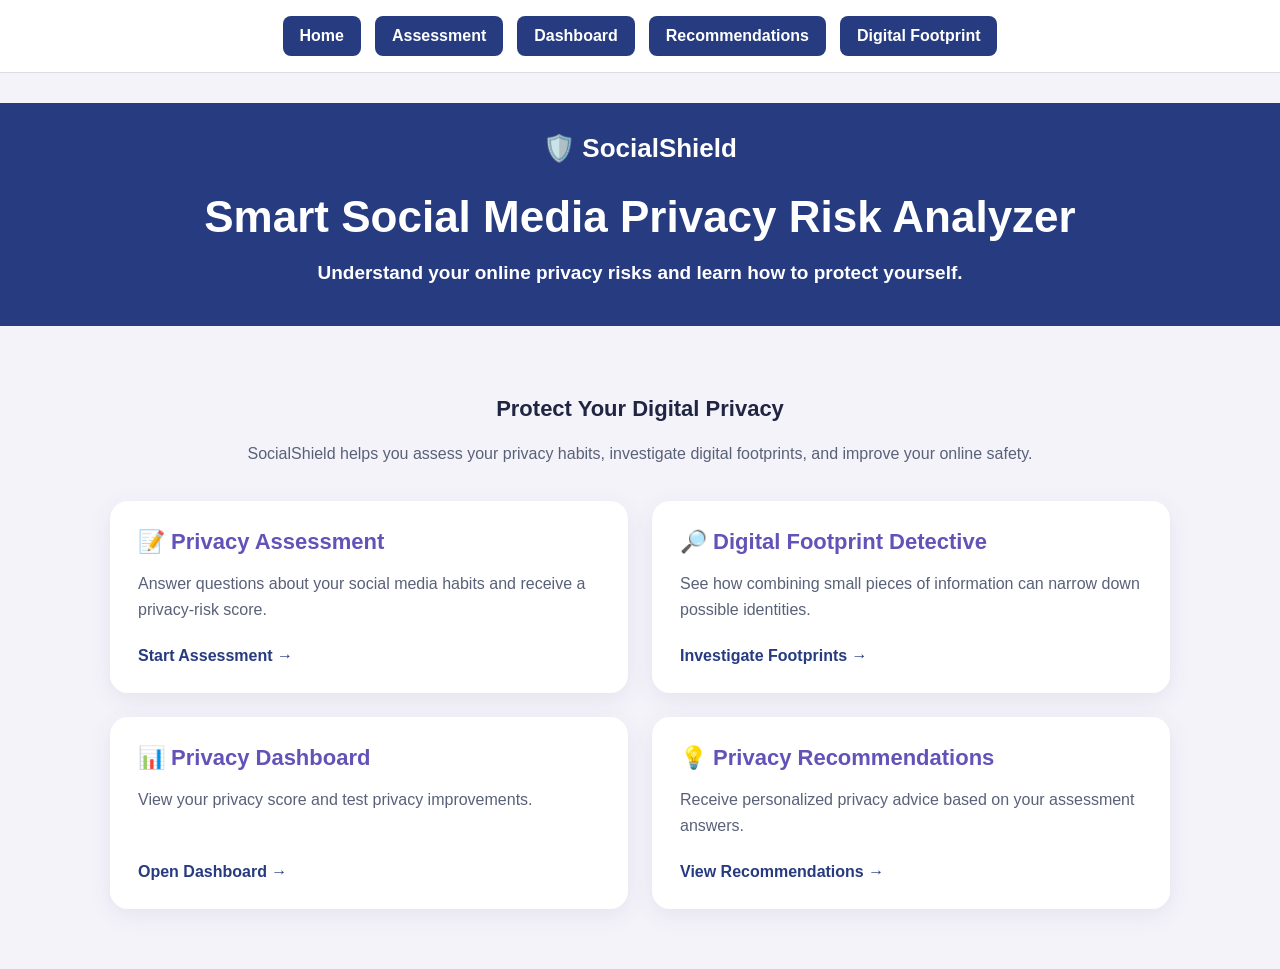
<file: index.html>
<!DOCTYPE html>
<html lang="en">
<head>
    <meta charset="UTF-8">
    <meta name="viewport" content="width=device-width, initial-scale=1.0">
    <title>SocialShield</title>
    <link rel="stylesheet" href="style.css">
</head>

<body>

  <nav class="navbar">
    <a href="index.html">Home</a>
    <a href="assessment.html">Assessment</a>
       <a href="dashboard.html">Dashboard</a>
     <a href="recommendations.html">Recommendations</a>
    <a href="detective.html">Digital Footprint</a>
   
  </nav>

  <header>
    <div class="logo">🛡️ SocialShield</div>

    <h1>Smart Social Media Privacy Risk Analyzer</h1>

    <p>
      Understand your online privacy risks and learn how to protect yourself.
    </p>
  </header>
    <main class="home-container">

        <section class="welcome-card">
            <h2>Protect Your Digital Privacy</h2>

            <p>
                SocialShield helps you assess your privacy habits,
                investigate digital footprints, and improve your online safety.
            </p>
        </section>

        <section class="feature-grid">

            <a class="feature-card" href="assessment.html">
                <h2>📝 Privacy Assessment</h2>
                <p>
                    Answer questions about your social media habits
                    and receive a privacy-risk score.
                </p>
                <span>Start Assessment →</span>
            </a>

            <a class="feature-card" href="detective.html">
                <h2>🔎 Digital Footprint Detective</h2>
                <p>
                    See how combining small pieces of information
                    can narrow down possible identities.
                </p>
                <span>Investigate Footprints →</span>
            </a>

            <a class="feature-card" href="dashboard.html">
                <h2>📊 Privacy Dashboard</h2>
                <p>
                    View your privacy score and test privacy improvements.
                </p>
                <span>Open Dashboard →</span>
            </a>
<a class="feature-card" href="recommendations.html">
    <h2>💡 Privacy Recommendations</h2>

    <p>
        Receive personalized privacy advice based
        on your assessment answers.
    </p>

    <span>View Recommendations →</span>
</a>
        </section>

    </main>

</body>
</html>
</file>
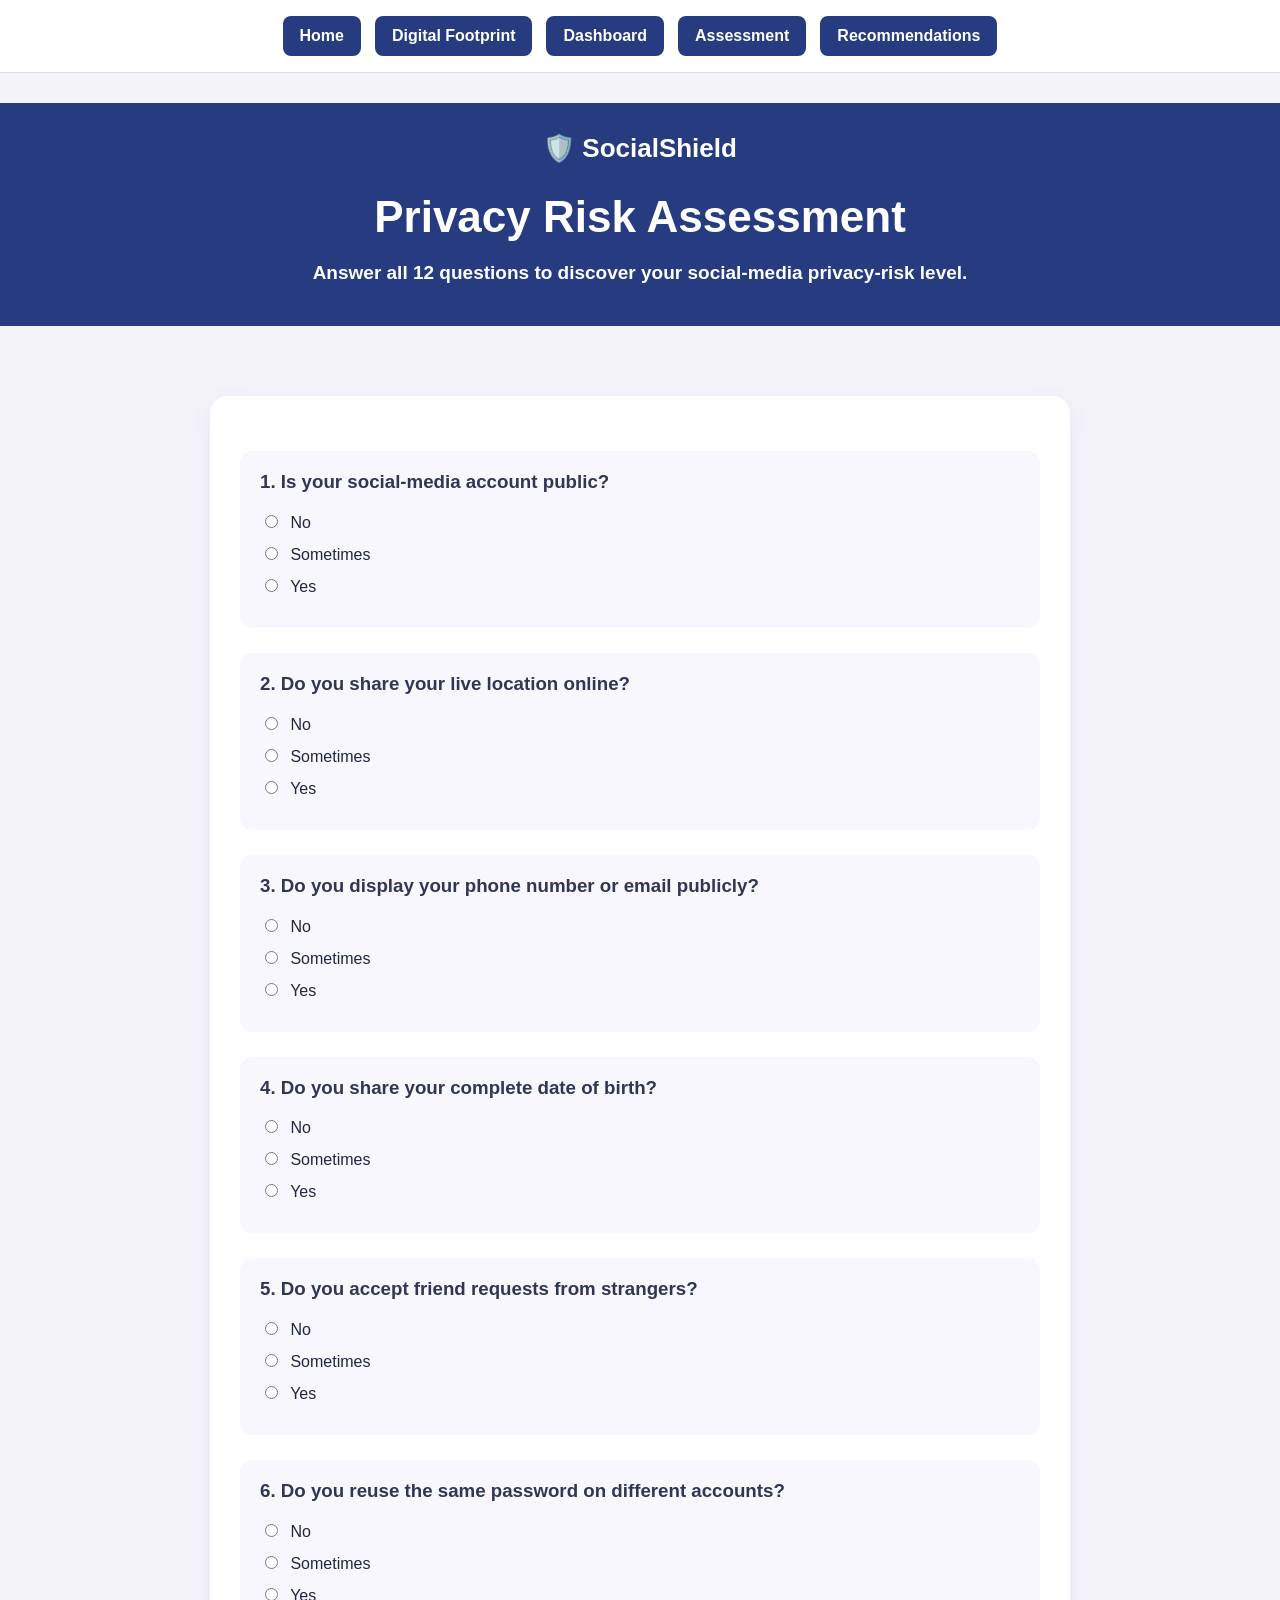
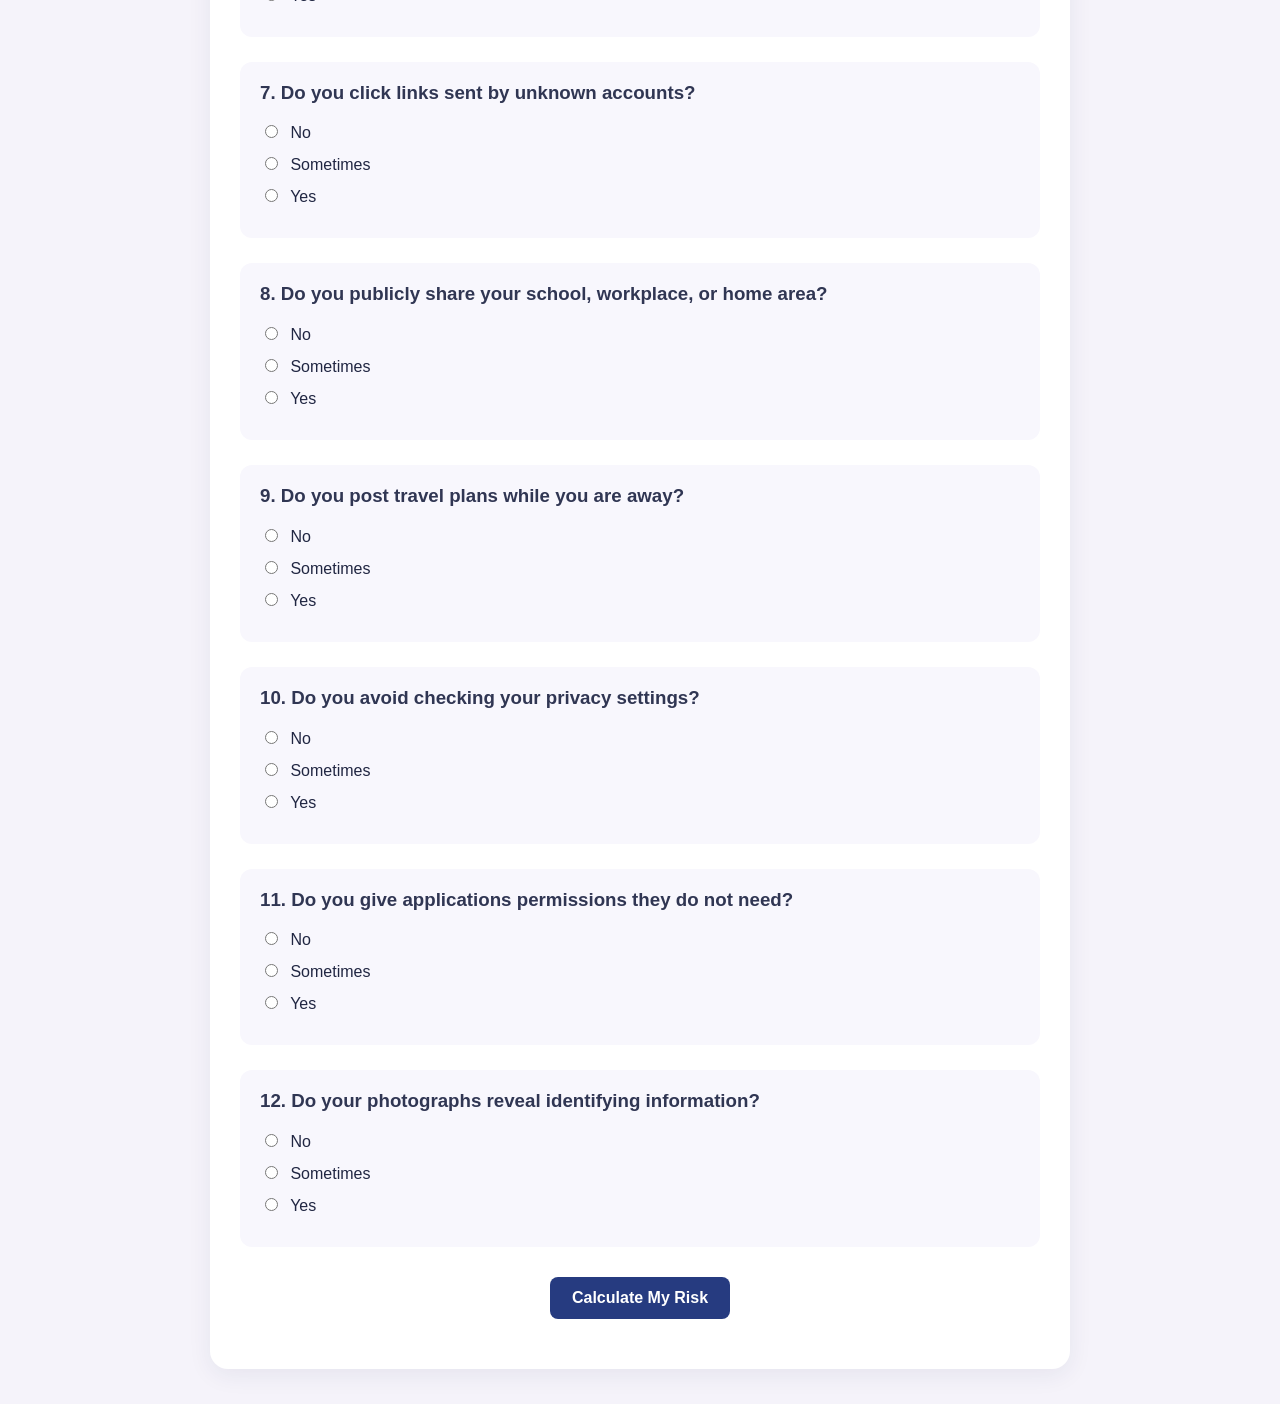
<file: assessment.html>
<!DOCTYPE html>
<html lang="en">

<head>
    <meta charset="UTF-8">

    <meta
        name="viewport"
        content="width=device-width, initial-scale=1.0"
    >

    <title>SocialShield Privacy Assessment</title>

    <!-- Uses the group's main CSS file -->
    <link rel="stylesheet" href="style.css">

    <style>
        .assessment-container {
            max-width: 900px;
            margin: 0 auto;
            padding: 35px 20px;
        }

        .assessment-card {
            background: white;
            padding: 30px;
            border-radius: 18px;
            box-shadow: 0 6px 25px rgba(30, 40, 80, 0.07);
        }

        .question {
            margin: 25px 0;
            padding: 20px;
            background: #f8f7fd;
            border-radius: 12px;
        }

        .question h3 {
            margin-top: 0;
            color: #303653;
        }

        .answer {
            display: block;
            margin: 12px 0;
            font-weight: normal;
            cursor: pointer;
        }

        .answer input {
            margin-right: 8px;
        }

        .calculate-button {
            display: block;
            margin: 30px auto 20px;
            padding: 12px 22px;
            border: none;
            border-radius: 8px;
            background: #263b80;
            color: white;
            font-size: 16px;
            font-weight: bold;
            cursor: pointer;
        }

        .calculate-button:hover {
            background: #3f58ad;
        }

        #result {
            display: none;
            margin-top: 25px;
            padding: 20px;
            border-radius: 12px;
            line-height: 1.7;
        }

        #result ul {
            text-align: left;
        }

        .navigation {
            display: flex;
            justify-content: center;
            gap: 12px;
            flex-wrap: wrap;
            margin: 20px 0;
        }

        .navigation a {
            background: #263b80;
            color: white;
            padding: 10px 16px;
            border-radius: 8px;
            text-decoration: none;
            font-weight: bold;
        }

        .navigation a:hover {
            background: #3f58ad;
        }

        #dashboardLink {
            display: none;
            width: fit-content;
            margin: 20px auto 0;
            padding: 12px 20px;
            border-radius: 8px;
            background: #263b80;
            color: white;
            text-decoration: none;
            font-weight: bold;
        }

        #dashboardLink:hover {
            background: #3f58ad;
        }
    </style>
</head>

<body>

  <nav class="navbar">
    <a href="index.html">Home</a>
    <a href="detective.html">Digital Footprint</a>
    <a href="dashboard.html">Dashboard</a>
    <a href="assessment.html">Assessment</a>
    <a href="recommendations.html">Recommendations</a>
  </nav>

  <header>
    <div class="logo">🛡️ SocialShield</div>

    <h1>Privacy Risk Assessment</h1>

    <p>
      Answer all 12 questions to discover your
      social-media privacy-risk level.
    </p>
  </header>

  <main class="assessment-container">

        <section class="assessment-card">

            <form id="privacyForm">

                <!-- Question 1 -->

                <div class="question">
                    <h3>
                        1. Is your social-media account public?
                    </h3>

                    <label class="answer">
                        <input
                            type="radio"
                            name="question1"
                            value="0"
                        >
                        No
                    </label>

                    <label class="answer">
                        <input
                            type="radio"
                            name="question1"
                            value="1"
                        >
                        Sometimes
                    </label>

                    <label class="answer">
                        <input
                            type="radio"
                            name="question1"
                            value="2"
                        >
                        Yes
                    </label>
                </div>

                <!-- Question 2 -->

                <div class="question">
                    <h3>
                        2. Do you share your live location online?
                    </h3>

                    <label class="answer">
                        <input
                            type="radio"
                            name="question2"
                            value="0"
                        >
                        No
                    </label>

                    <label class="answer">
                        <input
                            type="radio"
                            name="question2"
                            value="1"
                        >
                        Sometimes
                    </label>

                    <label class="answer">
                        <input
                            type="radio"
                            name="question2"
                            value="2"
                        >
                        Yes
                    </label>
                </div>

                <!-- Question 3 -->

                <div class="question">
                    <h3>
                        3. Do you display your phone number
                        or email publicly?
                    </h3>

                    <label class="answer">
                        <input
                            type="radio"
                            name="question3"
                            value="0"
                        >
                        No
                    </label>

                    <label class="answer">
                        <input
                            type="radio"
                            name="question3"
                            value="1"
                        >
                        Sometimes
                    </label>

                    <label class="answer">
                        <input
                            type="radio"
                            name="question3"
                            value="2"
                        >
                        Yes
                    </label>
                </div>

                <!-- Question 4 -->

                <div class="question">
                    <h3>
                        4. Do you share your complete date of birth?
                    </h3>

                    <label class="answer">
                        <input
                            type="radio"
                            name="question4"
                            value="0"
                        >
                        No
                    </label>

                    <label class="answer">
                        <input
                            type="radio"
                            name="question4"
                            value="1"
                        >
                        Sometimes
                    </label>

                    <label class="answer">
                        <input
                            type="radio"
                            name="question4"
                            value="2"
                        >
                        Yes
                    </label>
                </div>

                <!-- Question 5 -->

                <div class="question">
                    <h3>
                        5. Do you accept friend requests from strangers?
                    </h3>

                    <label class="answer">
                        <input
                            type="radio"
                            name="question5"
                            value="0"
                        >
                        No
                    </label>

                    <label class="answer">
                        <input
                            type="radio"
                            name="question5"
                            value="1"
                        >
                        Sometimes
                    </label>

                    <label class="answer">
                        <input
                            type="radio"
                            name="question5"
                            value="2"
                        >
                        Yes
                    </label>
                </div>

                <!-- Question 6 -->

                <div class="question">
                    <h3>
                        6. Do you reuse the same password
                        on different accounts?
                    </h3>

                    <label class="answer">
                        <input
                            type="radio"
                            name="question6"
                            value="0"
                        >
                        No
                    </label>

                    <label class="answer">
                        <input
                            type="radio"
                            name="question6"
                            value="1"
                        >
                        Sometimes
                    </label>

                    <label class="answer">
                        <input
                            type="radio"
                            name="question6"
                            value="2"
                        >
                        Yes
                    </label>
                </div>

                <!-- Question 7 -->

                <div class="question">
                    <h3>
                        7. Do you click links sent by unknown accounts?
                    </h3>

                    <label class="answer">
                        <input
                            type="radio"
                            name="question7"
                            value="0"
                        >
                        No
                    </label>

                    <label class="answer">
                        <input
                            type="radio"
                            name="question7"
                            value="1"
                        >
                        Sometimes
                    </label>

                    <label class="answer">
                        <input
                            type="radio"
                            name="question7"
                            value="2"
                        >
                        Yes
                    </label>
                </div>

                <!-- Question 8 -->

                <div class="question">
                    <h3>
                        8. Do you publicly share your school,
                        workplace, or home area?
                    </h3>

                    <label class="answer">
                        <input
                            type="radio"
                            name="question8"
                            value="0"
                        >
                        No
                    </label>

                    <label class="answer">
                        <input
                            type="radio"
                            name="question8"
                            value="1"
                        >
                        Sometimes
                    </label>

                    <label class="answer">
                        <input
                            type="radio"
                            name="question8"
                            value="2"
                        >
                        Yes
                    </label>
                </div>

                <!-- Question 9 -->

                <div class="question">
                    <h3>
                        9. Do you post travel plans while you are away?
                    </h3>

                    <label class="answer">
                        <input
                            type="radio"
                            name="question9"
                            value="0"
                        >
                        No
                    </label>

                    <label class="answer">
                        <input
                            type="radio"
                            name="question9"
                            value="1"
                        >
                        Sometimes
                    </label>

                    <label class="answer">
                        <input
                            type="radio"
                            name="question9"
                            value="2"
                        >
                        Yes
                    </label>
                </div>

                <!-- Question 10 -->

                <div class="question">
                    <h3>
                        10. Do you avoid checking your privacy settings?
                    </h3>

                    <label class="answer">
                        <input
                            type="radio"
                            name="question10"
                            value="0"
                        >
                        No
                    </label>

                    <label class="answer">
                        <input
                            type="radio"
                            name="question10"
                            value="1"
                        >
                        Sometimes
                    </label>

                    <label class="answer">
                        <input
                            type="radio"
                            name="question10"
                            value="2"
                        >
                        Yes
                    </label>
                </div>

                <!-- Question 11 -->

                <div class="question">
                    <h3>
                        11. Do you give applications permissions
                        they do not need?
                    </h3>

                    <label class="answer">
                        <input
                            type="radio"
                            name="question11"
                            value="0"
                        >
                        No
                    </label>

                    <label class="answer">
                        <input
                            type="radio"
                            name="question11"
                            value="1"
                        >
                        Sometimes
                    </label>

                    <label class="answer">
                        <input
                            type="radio"
                            name="question11"
                            value="2"
                        >
                        Yes
                    </label>
                </div>

                <!-- Question 12 -->

                <div class="question">
                    <h3>
                        12. Do your photographs reveal
                        identifying information?
                    </h3>

                    <label class="answer">
                        <input
                            type="radio"
                            name="question12"
                            value="0"
                        >
                        No
                    </label>

                    <label class="answer">
                        <input
                            type="radio"
                            name="question12"
                            value="1"
                        >
                        Sometimes
                    </label>

                    <label class="answer">
                        <input
                            type="radio"
                            name="question12"
                            value="2"
                        >
                        Yes
                    </label>
                </div>

                <button
                    type="button"
                    class="calculate-button"
                    onclick="calculateRisk()"
                >
                    Calculate My Risk
                </button>

                <div id="result"></div>

                <a
                    id="dashboardLink"
                    href="dashboard.html"
                >
                    Continue to Privacy Dashboard
                </a>

            </form>

        </section>

    </main>

    <script>
        /*
         * Returns the selected numerical value
         * for one question.
         */
        function getAnswer(questionNumber) {
            const selectedAnswer = document.querySelector(
                'input[name="question' +
                questionNumber +
                '"]:checked'
            );

            if (selectedAnswer === null) {
                return null;
            }

            return Number(selectedAnswer.value);
        }

        function calculateRisk() {
            let score = 0;

            const answers = {};
            const recommendations = [];

            /*
             * Check all 12 questions.
             */
            for (let number = 1; number <= 12; number++) {
                const answerValue = getAnswer(number);

                if (answerValue === null) {
                    const resultBox =
                        document.getElementById("result");

                    resultBox.style.display = "block";

                    resultBox.innerHTML =
                        "<strong>Please answer all 12 questions.</strong>";

                    resultBox.style.backgroundColor = "#fee2e2";

                    /*
                     * Move the page to the warning.
                     */
                    resultBox.scrollIntoView({
                        behavior: "smooth",
                        block: "center"
                    });

                    return;
                }

                answers["question" + number] = answerValue;
                score += answerValue;
            }

            /*
             * Add recommendations for risky answers.
             */

            if (answers.question1 > 0) {
                recommendations.push(
                    "Make your social-media accounts private."
                );
            }

            if (answers.question2 > 0) {
                recommendations.push(
                    "Turn off live-location sharing."
                );
            }

            if (answers.question3 > 0) {
                recommendations.push(
                    "Hide your phone number and email address."
                );
            }

            if (answers.question4 > 0) {
                recommendations.push(
                    "Do not publicly share your complete date of birth."
                );
            }

            if (answers.question5 > 0) {
                recommendations.push(
                    "Do not accept requests from people you do not know."
                );
            }

            if (answers.question6 > 0) {
                recommendations.push(
                    "Use a different password for every account."
                );
            }

            if (answers.question7 > 0) {
                recommendations.push(
                    "Do not open links sent by unknown accounts."
                );
            }

            if (answers.question8 > 0) {
                recommendations.push(
                    "Limit public information about your school, workplace, and home area."
                );
            }

            if (answers.question9 > 0) {
                recommendations.push(
                    "Post travel information after returning home."
                );
            }

            if (answers.question10 > 0) {
                recommendations.push(
                    "Review your social-media privacy settings regularly."
                );
            }

            if (answers.question11 > 0) {
                recommendations.push(
                    "Remove application permissions that are not needed."
                );
            }

            if (answers.question12 > 0) {
                recommendations.push(
                    "Check photographs for names, addresses, badges, and location clues before posting."
                );
            }

            /*
             * Decide the risk level.
             */

            let riskName;
            let riskMessage;
            let backgroundColor;

            if (score <= 8) {
                riskName = "Low Risk";

                riskMessage =
                    "Your privacy habits are generally safe.";

                backgroundColor = "#d1fae5";
            } else if (score <= 16) {
                riskName = "Medium Risk";

                riskMessage =
                    "Some of your habits need improvement.";

                backgroundColor = "#fef3c7";
            } else {
                riskName = "High Risk";

                riskMessage =
                    "You should improve several privacy habits.";

                backgroundColor = "#fee2e2";
            }

            /*
             * Convert the score to a percentage
             * for the dashboard.
             */

            const percentage = Math.round(
                (score / 24) * 100
            );

            /*
             * Category scores for the dashboard.
             * Every category is converted to 0–100.
             */

            const accountVisibility = Math.round(
                (answers.question1 / 2) * 100
            );

            const personalInformation = Math.round(
                (
                    answers.question3 +
                    answers.question4 +
                    answers.question8 +
                    answers.question12
                ) / 8 * 100
            );

            const locationSharing = Math.round(
                (
                    answers.question2 +
                    answers.question9
                ) / 4 * 100
            );

            const strangerInteraction = Math.round(
                (answers.question5 / 2) * 100
            );

            const accountSecurity = Math.round(
                (
                    answers.question6 +
                    answers.question7 +
                    answers.question10 +
                    answers.question11
                ) / 8 * 100
            );

            /*
             * Save everything for the dashboard
             * and recommendation pages.
             */

            const privacyResults = {
                rawScore: score,
                maximumScore: 24,
                totalScore: percentage,
                percentage: percentage,
                riskLevel: riskName,

                categories: {
                    accountVisibility: accountVisibility,
                    personalInformation: personalInformation,
                    locationSharing: locationSharing,
                    strangerInteraction: strangerInteraction,
                    accountSecurity: accountSecurity
                },

                answers: answers,
                riskyHabits: recommendations
            };

            localStorage.setItem(
                "privacyResults",
                JSON.stringify(privacyResults)
            );

            /*
             * Create the recommendation list.
             */

            let recommendationText = "";

            if (recommendations.length === 0) {
                recommendationText =
                    "<p>Great job! Continue protecting your information.</p>";
            } else {
                recommendationText =
                    "<h3>Privacy Recommendations</h3><ul>";

                recommendations.forEach(
                    function (recommendation) {
                        recommendationText +=
                            "<li>" +
                            recommendation +
                            "</li>";
                    }
                );

                recommendationText += "</ul>";
            }

            /*
             * Display the result.
             */

            const resultBox =
                document.getElementById("result");

            resultBox.style.display = "block";
            resultBox.style.backgroundColor = backgroundColor;

            resultBox.innerHTML =
                "<h2>" + riskName + "</h2>" +
                "<p><strong>Your score: " +
                score +
                "/24 (" +
                percentage +
                "%)</strong></p>" +
                "<p>" +
                riskMessage +
                "</p>" +
                recommendationText;

            /*
             * Show the dashboard button.
             */

            document.getElementById(
                "dashboardLink"
            ).style.display = "block";

            /*
             * Move the page to the result.
             */

            resultBox.scrollIntoView({
                behavior: "smooth",
                block: "start"
            });
        }
    </script>

</body>

</html>
</file>
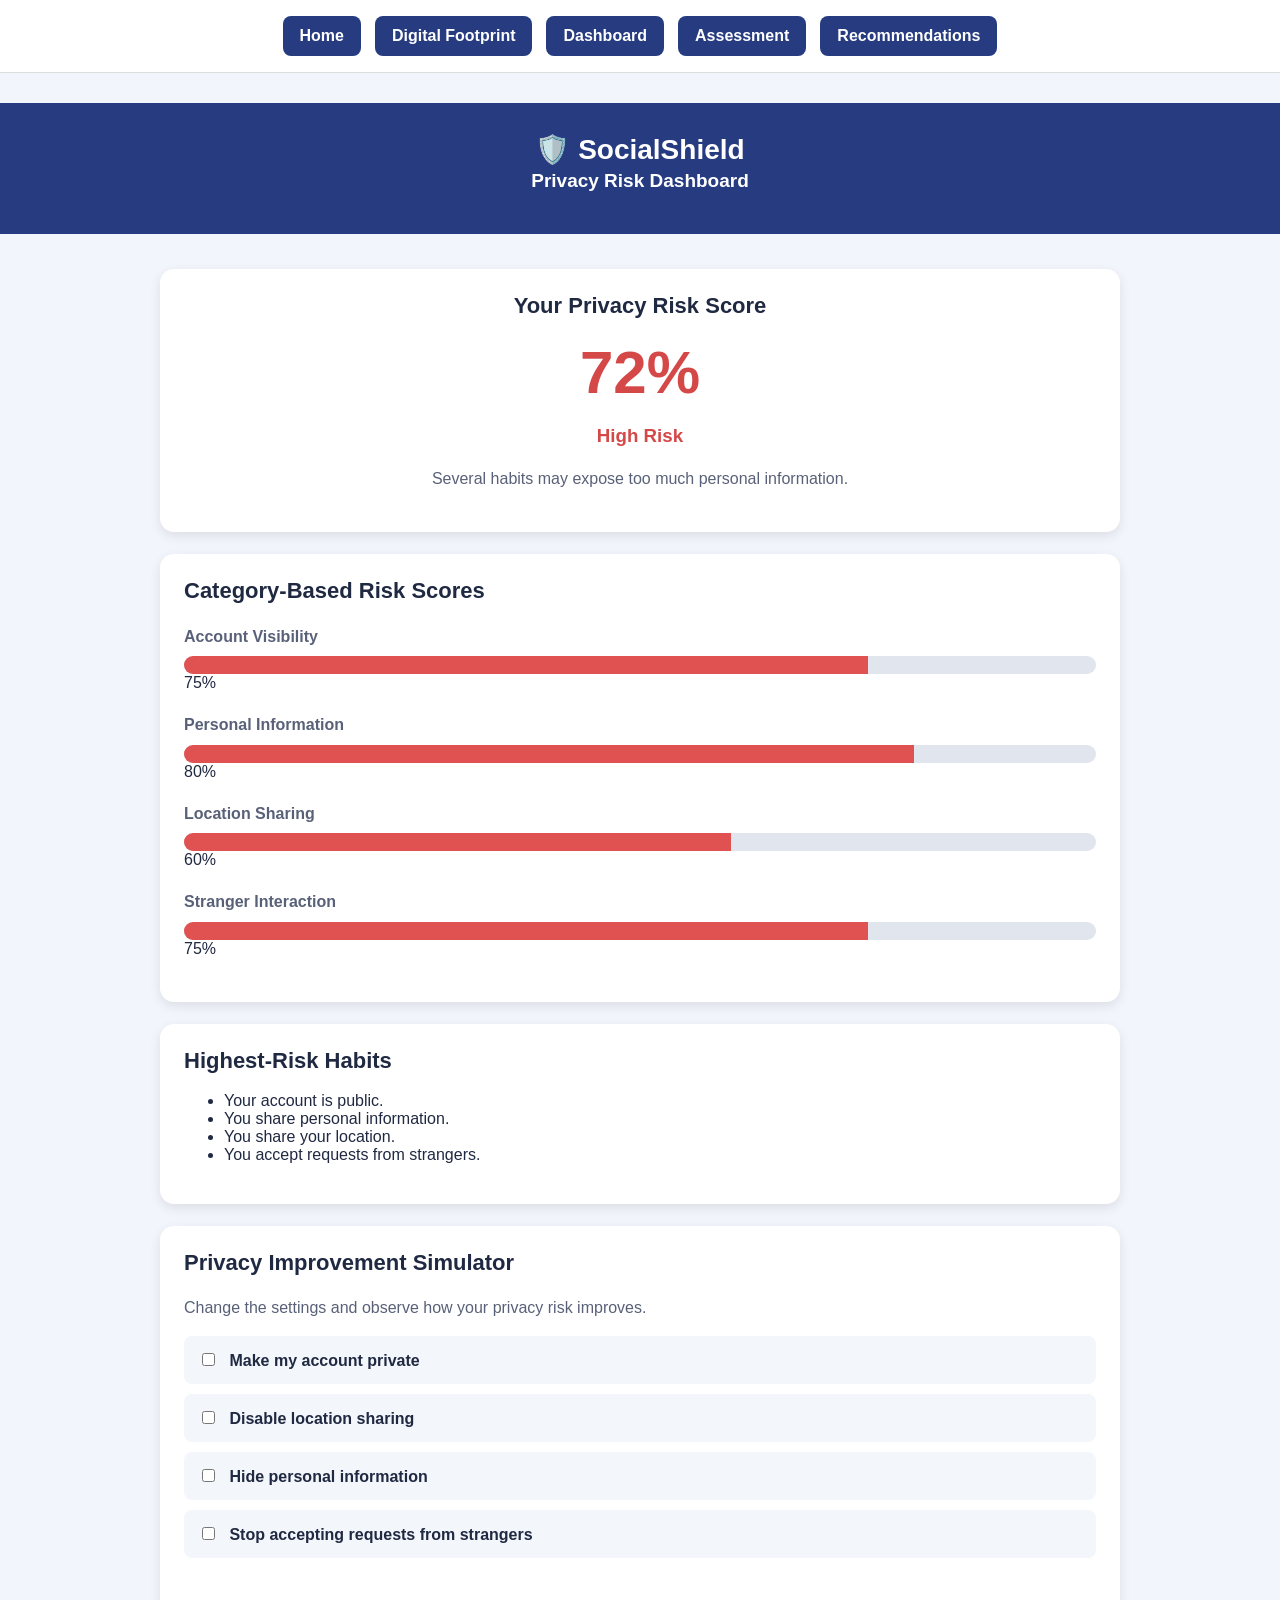
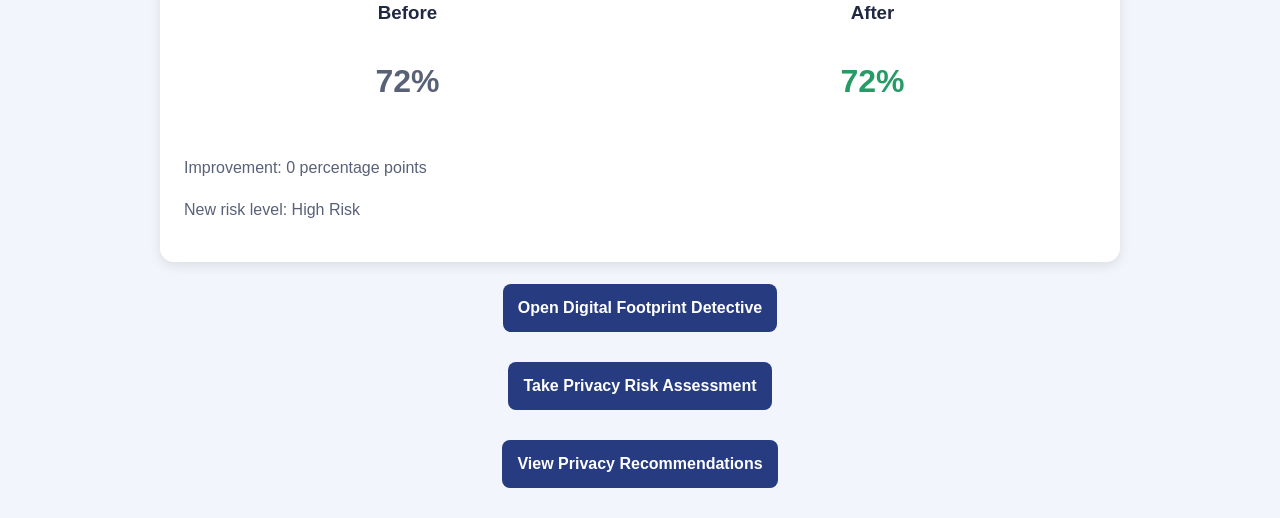
<file: dashboard.html>
<!DOCTYPE html>
<html lang="en">
<head>
    <meta charset="UTF-8">
    <meta name="viewport" content="width=device-width, initial-scale=1.0">

    <title>SocialShield Dashboard</title>

    
    <link rel="stylesheet" href="style.css">
<link rel="stylesheet" href="dashboard.css">
    <style>
  body > header {
    padding: 30px 20px 38px !important;
  }

  body > header .logo {
    color: white !important;
    font-size: 28px !important;
    font-weight: bold !important;
  }

  body > header p {
    color: white !important;
    font-size: 19px !important;
    font-weight: bold !important;
    margin: 0 !important;
  }
</style>
</head>

<body>


  <nav class="navbar">
    <a href="index.html">Home</a>
    <a href="detective.html">Digital Footprint</a>
    <a href="dashboard.html">Dashboard</a>
    <a href="assessment.html">Assessment</a>
    <a href="recommendations.html">Recommendations</a>
  </nav>

  <!-- existing dashboard header and content -->
    <header>
        <div class="logo">🛡️ SocialShield</div>
        <p>Privacy Risk Dashboard</p>
    </header>

    <main>

        <section class="score-card">
            <h2>Your Privacy Risk Score</h2>

            <div id="score">72%</div>

            <h3 id="riskLevel">High Risk</h3>

            <p id="riskDescription"></p>
        </section>

        <section class="card">
            <h2>Category-Based Risk Scores</h2>

            <div class="category">
                <p>Account Visibility</p>
                <div class="bar">
                    <div id="visibilityBar"></div>
                </div>
                <span id="visibilityScore"></span>
            </div>

            <div class="category">
                <p>Personal Information</p>
                <div class="bar">
                    <div id="personalBar"></div>
                </div>
                <span id="personalScore"></span>
            </div>

            <div class="category">
                <p>Location Sharing</p>
                <div class="bar">
                    <div id="locationBar"></div>
                </div>
                <span id="locationScore"></span>
            </div>

            <div class="category">
                <p>Stranger Interaction</p>
                <div class="bar">
                    <div id="strangerBar"></div>
                </div>
                <span id="strangerScore"></span>
            </div>
        </section>

        <section class="card">
            <h2>Highest-Risk Habits</h2>
            <ul id="riskyHabits"></ul>
        </section>

        <section class="card">
            <h2>Privacy Improvement Simulator</h2>

            <p>
                Change the settings and observe how your privacy risk improves.
            </p>

            <label>
                <input type="checkbox" id="privateAccount">
                Make my account private
            </label>

            <label>
                <input type="checkbox" id="disableLocation">
                Disable location sharing
            </label>

            <label>
                <input type="checkbox" id="hidePersonalInfo">
                Hide personal information
            </label>

            <label>
                <input type="checkbox" id="blockStrangers">
                Stop accepting requests from strangers
            </label>

            <div class="comparison">
                <div>
                    <h3>Before</h3>
                    <p id="beforeScore">72%</p>
                </div>

                <div>
                    <h3>After</h3>
                    <p id="afterScore">72%</p>
                </div>
            </div>

            <p id="improvement"></p>
            <p id="newRiskLevel"></p>
        </section>
<a class="button" href="detective.html">
    Open Digital Footprint Detective
</a>

<a class="button" href="assessment.html">
    Take Privacy Risk Assessment
</a>
<a class="button" href="recommendations.html">
  View Privacy Recommendations
</a>
</main>

<script src="dashboard.js"></script>

</body>
</html>
</file>
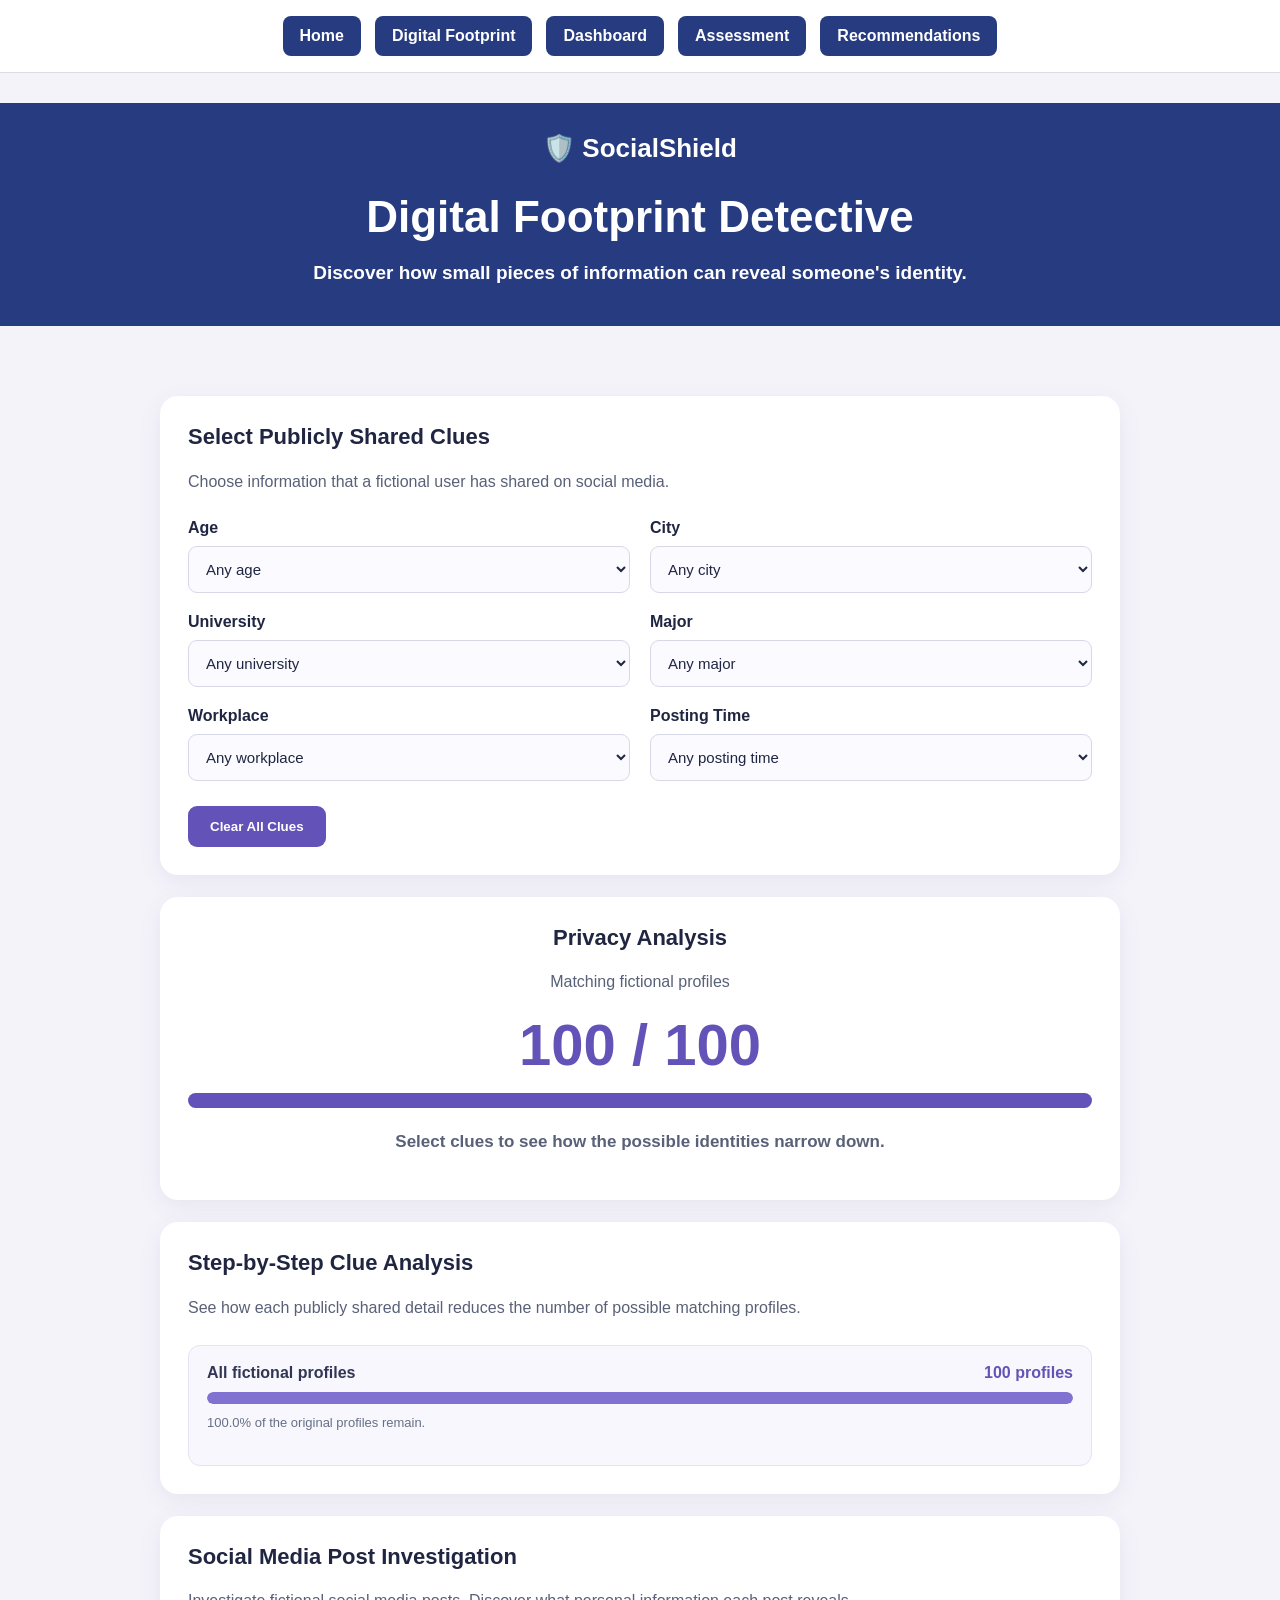
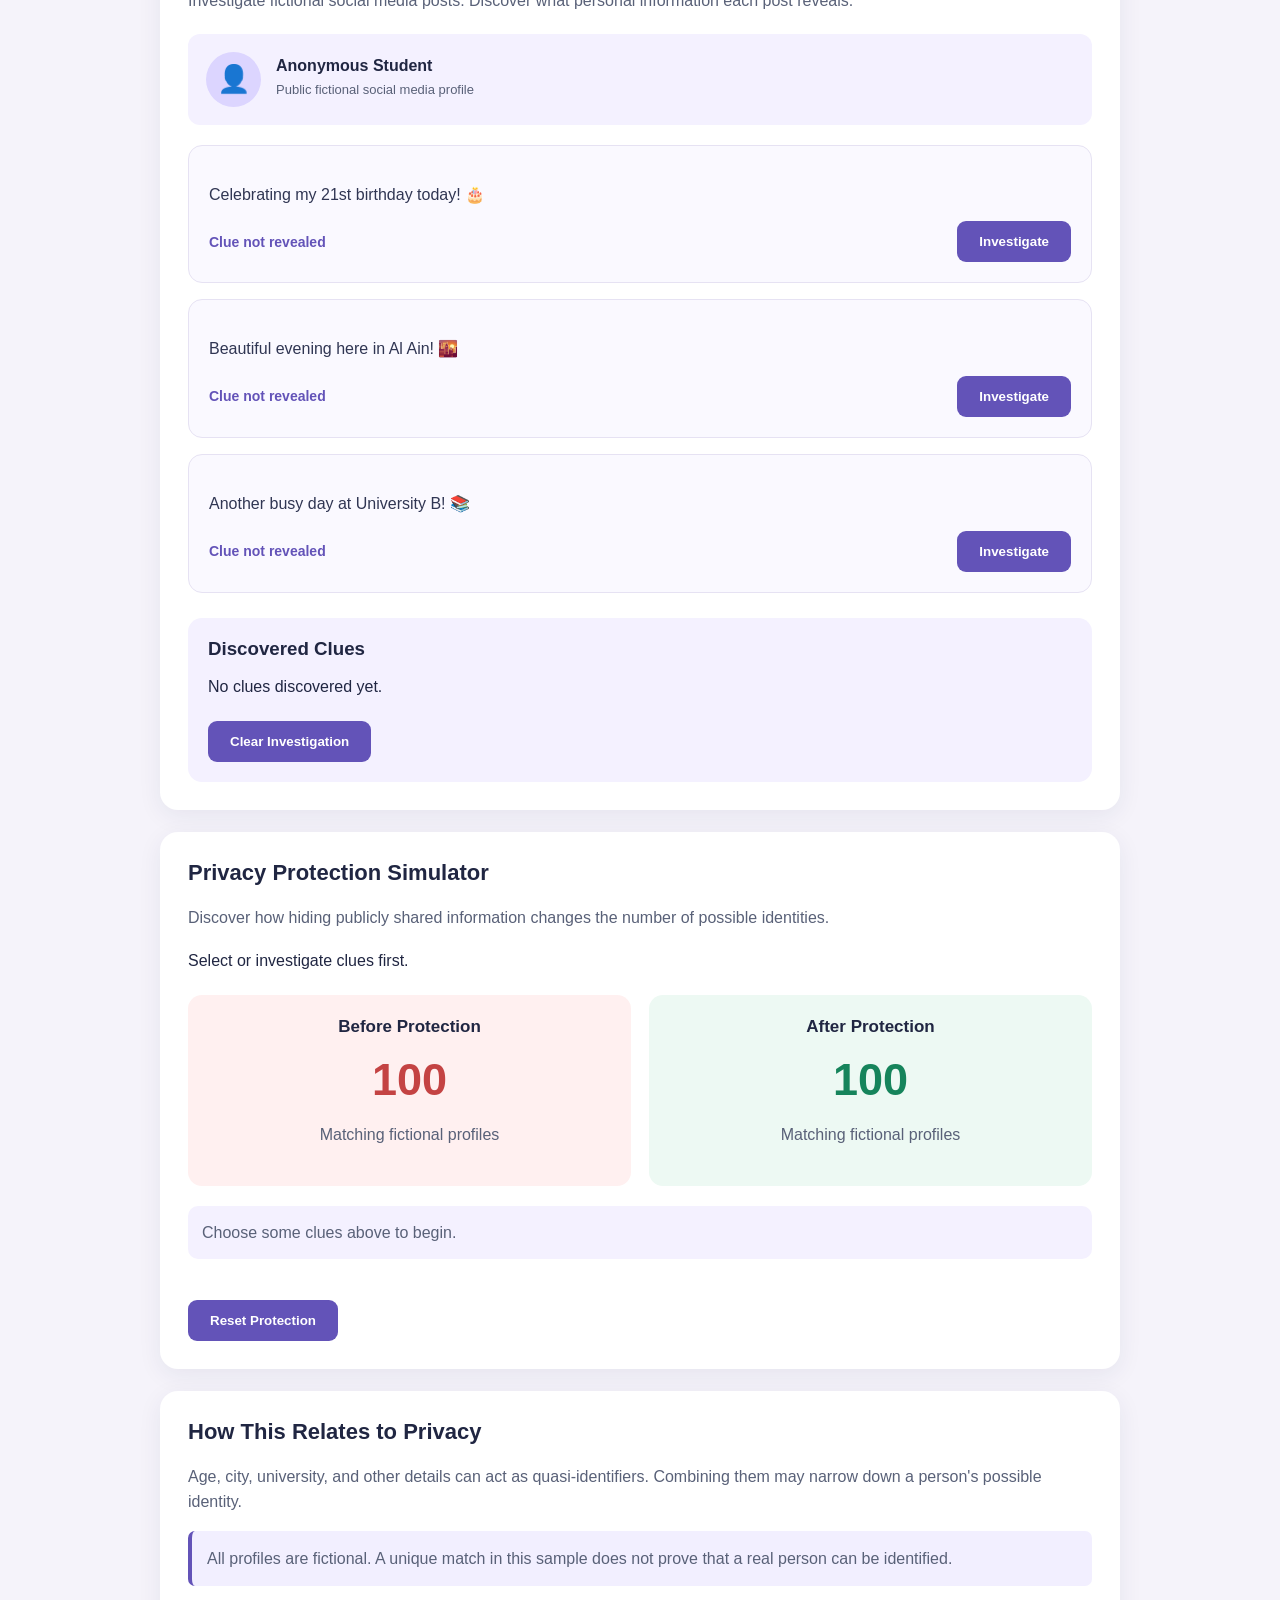
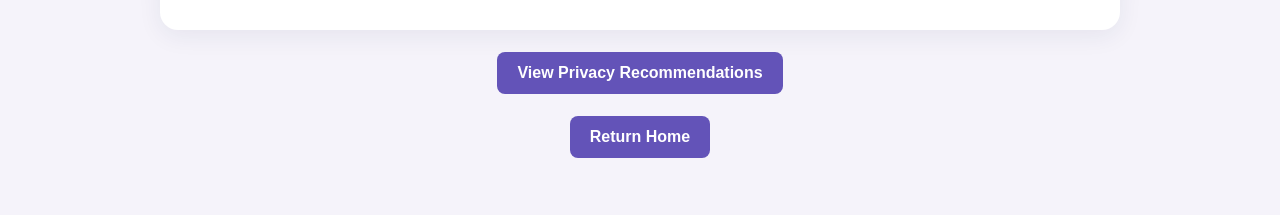
<file: detective.html>
<!DOCTYPE html>
<html lang="en">
<head>
  <meta charset="UTF-8">
  <meta name="viewport"
        content="width=device-width, initial-scale=1.0">
  <title>SocialShield | Digital Footprint Detective</title>
  <link rel="stylesheet" href="style.css">
  <script src="script.js" defer></script>
</head>

<body>

  <nav class="navbar">
    <a href="index.html">Home</a>
    <a href="detective.html">Digital Footprint</a>
    <a href="dashboard.html">Dashboard</a>
    <a href="assessment.html">Assessment</a>
    <a href="recommendations.html">Recommendations</a>
  </nav>

  <header>
    <div class="logo">🛡️ SocialShield</div>
    <h1>Digital Footprint Detective</h1>
    <p>
      Discover how small pieces of information
      can reveal someone's identity.
    </p>
  </header>

  <main class="container">

    <section class="card">
      <h2>Select Publicly Shared Clues</h2>
      <p>
        Choose information that a fictional user
        has shared on social media.
      </p>

      <div class="filters">

        <label>
          Age
          <select id="age">
            <option value="">Any age</option>
          </select>
        </label>

        <label>
          City
          <select id="city">
            <option value="">Any city</option>
          </select>
        </label>

        <label>
          University
          <select id="university">
            <option value="">Any university</option>
          </select>
        </label>

        <label>
          Major
          <select id="major">
            <option value="">Any major</option>
          </select>
        </label>

        <label>
          Workplace
          <select id="workplace">
            <option value="">Any workplace</option>
          </select>
        </label>

        <label>
          Posting Time
          <select id="postingTime">
            <option value="">Any posting time</option>
          </select>
        </label>

      </div>

      <button id="resetBtn">Clear All Clues</button>
    </section>

    <section class="card results">
      <h2>Privacy Analysis</h2>

      <p>Matching fictional profiles</p>

      <div class="count" id="matchCount">—</div>

      <div class="progress">
        <div id="progressFill"></div>
      </div>

      <p id="riskMessage">
        Loading dataset...
      </p>
    </section>

    
    <section class="card">
    <h2>Step-by-Step Clue Analysis</h2>

    <p>
        See how each publicly shared detail reduces
        the number of possible matching profiles.
    </p>

    <div id="clueSteps" class="clue-steps">
        <p>Select clues above to see the analysis.</p>
    </div>
    </section>

    
    <section class="card" id="postInvestigation">
    <h2>Social Media Post Investigation</h2>

    <p>
        Investigate fictional social media posts.
        Discover what personal information each post reveals.
    </p>

    <div class="investigation-profile">
        <div class="profile-avatar">👤</div>

        <div>
        <strong>Anonymous Student</strong>
        <p>Public fictional social media profile</p>
        </div>
    </div>

    <div id="socialPosts" class="social-posts"></div>

    <div class="discovered-panel">
        <h3>Discovered Clues</h3>

        <div id="discoveredClues">
        No clues discovered yet.
        </div>

        <button id="clearInvestigationBtn">
        Clear Investigation
        </button>
    </div>
    </section>

    
    <section class="card" id="privacySimulator">
    <h2>Privacy Protection Simulator</h2>

    <p>
        Discover how hiding publicly shared information
        changes the number of possible identities.
    </p>

    <div class="protection-options" id="protectionOptions">
    </div>

    <div class="comparison">
        <div class="comparison-card before">
        <h3>Before Protection</h3>
        <div class="comparison-number" id="beforeCount">—</div>
        <p>Matching fictional profiles</p>
        </div>

        <div class="comparison-card after">
        <h3>After Protection</h3>
        <div class="comparison-number" id="afterCount">—</div>
        <p>Matching fictional profiles</p>
        </div>
    </div>

    <p id="protectionMessage" class="protection-message"></p>

    <button id="resetProtectionBtn">
        Reset Protection
    </button>
    </section>




    <section class="card">
      <h2>How This Relates to Privacy</h2>
      <p>
        Age, city, university, and other details
        can act as quasi-identifiers.
        Combining them may narrow down
        a person's possible identity.
      </p>
      <p class="note">
        All profiles are fictional. A unique
        match in this sample does not prove
        that a real person can be identified.
      </p>
    </section>

<a class="button" href="recommendations.html">
  View Privacy Recommendations
</a>

<a class="button" href="index.html">
  Return Home
</a>
  </main>
</body>
</html>
</file>
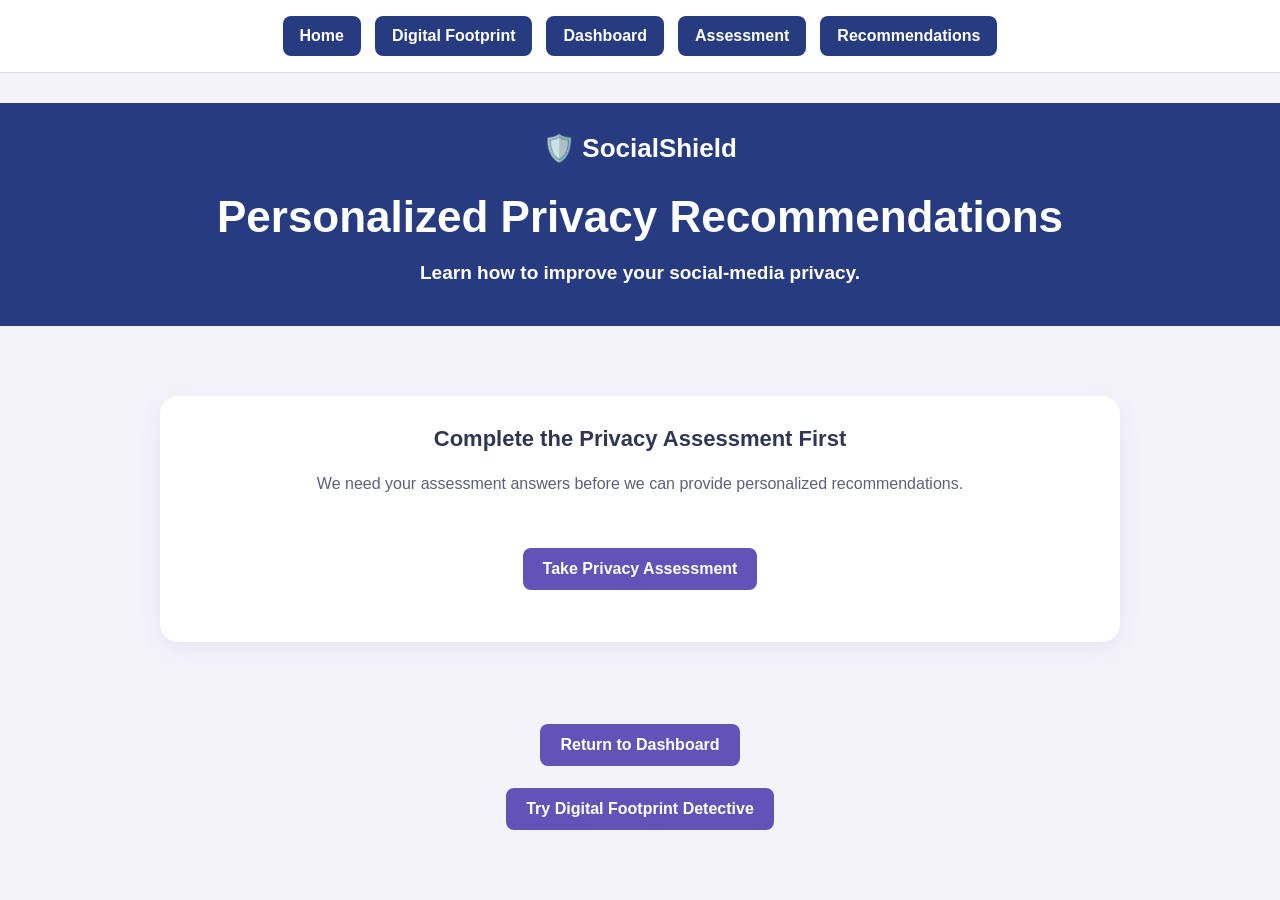
<file: recommendations.html>
<!DOCTYPE html>
<html lang="en">

<head>
    <meta charset="UTF-8">

    <meta
        name="viewport"
        content="width=device-width, initial-scale=1.0"
    >

    <title>SocialShield Privacy Recommendations</title>

    <link rel="stylesheet" href="style.css">
</head>

<body>
 <nav class="navbar">
  <a href="index.html">Home</a>
  <a href="detective.html">Digital Footprint</a>
  <a href="dashboard.html">Dashboard</a>
  <a href="assessment.html">Assessment</a>
  <a href="recommendations.html">Recommendations</a>
</nav>
    <header>
        <div class="logo">🛡️ SocialShield</div>

        <h1>Personalized Privacy Recommendations</h1>

        <p>
            Learn how to improve your social-media privacy.
        </p>
    </header>

    <main class="recommendations-container">

      

        <section class="recommendations-card">

            <h2 id="riskHeading">
                Complete the assessment first
            </h2>

            <p id="scoreText">
                Your assessment result will appear here.
            </p>

            <div id="recommendationsList"></div>

        </section>

    </main>

    <script src="recommendations.js"></script>
<a class="button" href="dashboard.html">
  Return to Dashboard
</a>

<a class="button" href="detective.html">
  Try Digital Footprint Detective
</a>
</body>

</html>
</file>
<file: style.css>
* {
  box-sizing: border-box;
}

body {
  margin: 0;
  font-family: Arial, sans-serif;
  background: #f5f3fa;
  color: #202642;
}

.container {
  max-width: 1000px;
  margin: 0 auto;
  padding: 35px 20px;
}

header {
  text-align: center;
  margin-bottom: 35px;
}

.logo {
  color: #6353b8;
  font-size: 22px;
  font-weight: bold;
}

h1 {
  font-size: 36px;
  margin-bottom: 10px;
}

h2 {
  margin-top: 0;
  font-size: 22px;
}

p {
  line-height: 1.6;
  color: #596178;
}

.card {
  background: white;
  padding: 28px;
  border-radius: 18px;
  margin-bottom: 22px;
  box-shadow: 0 6px 25px rgba(30, 40, 80, 0.07);
}

.filters {
  display: grid;
  grid-template-columns: repeat(2, 1fr);
  gap: 20px;
  margin-top: 25px;
}

label {
  display: flex;
  flex-direction: column;
  gap: 9px;
  font-weight: bold;
}

select {
  padding: 13px;
  border: 1px solid #d7d8e7;
  border-radius: 9px;
  font-size: 15px;
  background: #fafaff;
  color: #202642;
}

select:focus {
  outline: 2px solid #8d7ce5;
}

button {
  margin-top: 25px;
  padding: 13px 22px;
  background: #6353b8;
  color: white;
  border: none;
  border-radius: 9px;
  font-weight: bold;
  cursor: pointer;
}

button:hover {
  background: #4e3d9e;
}

.results {
  text-align: center;
}

.count {
  font-size: 58px;
  font-weight: bold;
  color: #6353b8;
  margin: 15px 0;
}

.progress {
  width: 100%;
  height: 15px;
  background: #e9e7f3;
  border-radius: 20px;
  overflow: hidden;
}

#progressFill {
  width: 0%;
  height: 100%;
  background: #6353b8;
  transition: width 0.3s ease;
}

#riskMessage {
  font-size: 17px;
  font-weight: bold;
  margin-top: 20px;
}

.note {
  background: #f2efff;
  border-left: 4px solid #6353b8;
  padding: 15px;
  border-radius: 7px;
}

@media (max-width: 650px) {
  .filters {
    grid-template-columns: 1fr;
  }

  h1 {
    font-size: 28px;
  }
}


/* Step-by-step clue analysis */

.clue-steps {
  display: flex;
  flex-direction: column;
  gap: 18px;
  margin-top: 25px;
}

.clue-step {
  background: #f8f7fd;
  padding: 18px;
  border-radius: 12px;
  border: 1px solid #e6e2f3;
}

.clue-step-header {
  display: flex;
  justify-content: space-between;
  gap: 12px;
  margin-bottom: 10px;
  font-weight: bold;
}

.clue-step-label {
  color: #303653;
}

.clue-step-count {
  color: #6353b8;
  white-space: nowrap;
}

.clue-progress {
  height: 12px;
  background: #e7e4f2;
  border-radius: 20px;
  overflow: hidden;
}

.clue-progress-fill {
  height: 100%;
  background: #8171d1;
  border-radius: 20px;
  transition: width 0.35s ease;
}

.clue-step.unique {
  border-color: #efb3b3;
  background: #fff5f5;
}

.clue-step.unique .clue-progress-fill {
  background: #d35b5b;
}

.clue-explanation {
  font-size: 13px;
  color: #667085;
  margin-top: 9px;
}

@media (max-width: 650px) {
  .clue-step-header {
    flex-direction: column;
  }
}


/* Social media investigation */

.investigation-profile {
  display: flex;
  align-items: center;
  gap: 15px;
  padding: 18px;
  background: #f4f1ff;
  border-radius: 12px;
  margin: 20px 0;
}

.profile-avatar {
  width: 55px;
  height: 55px;
  border-radius: 50%;
  background: #dcd5ff;
  display: flex;
  align-items: center;
  justify-content: center;
  font-size: 27px;
}

.investigation-profile p {
  margin: 5px 0 0;
  font-size: 13px;
}

.social-posts {
  display: grid;
  gap: 16px;
}

.social-post {
  padding: 20px;
  background: #faf9ff;
  border: 1px solid #e6e2f3;
  border-radius: 14px;
}

.post-text {
  color: #303653;
  font-size: 16px;
  margin-bottom: 14px;
}

.post-bottom {
  display: flex;
  align-items: center;
  justify-content: space-between;
  gap: 12px;
}

.post-clue {
  color: #6353b8;
  font-size: 14px;
  font-weight: bold;
}

.investigate-btn {
  margin-top: 0;
}

.discovered-panel {
  background: #f4f1ff;
  padding: 20px;
  border-radius: 14px;
  margin-top: 25px;
}

.discovered-panel h3 {
  margin-top: 0;
}

.discovered-clue {
  padding: 10px 12px;
  background: white;
  border-radius: 8px;
  margin: 8px 0;
  color: #4d438d;
  font-weight: bold;
}

@media (max-width: 650px) {
  .post-bottom {
    flex-direction: column;
    align-items: stretch;
  }
}


/* Privacy Protection Simulator */

.protection-options {
  display: grid;
  grid-template-columns: repeat(2, 1fr);
  gap: 14px;
  margin: 22px 0;
}

.protection-option {
  padding: 15px;
  background: #f8f7fd;
  border: 1px solid #e6e2f3;
  border-radius: 10px;
}

.protection-option label {
  display: flex;
  flex-direction: row;
  align-items: center;
  gap: 10px;
  cursor: pointer;
}

.protection-option input {
  width: 18px;
  height: 18px;
  accent-color: #6353b8;
}

.comparison {
  display: grid;
  grid-template-columns: 1fr 1fr;
  gap: 18px;
  margin-top: 25px;
}

.comparison-card {
  padding: 22px;
  border-radius: 14px;
  text-align: center;
}

.comparison-card.before {
  background: #fff0f0;
}

.comparison-card.after {
  background: #edf9f3;
}

.comparison-card h3 {
  margin-top: 0;
  font-size: 17px;
}

.comparison-number {
  font-size: 45px;
  font-weight: bold;
}

.before .comparison-number {
  color: #c44343;
}

.after .comparison-number {
  color: #16845b;
}

.protection-message {
  margin-top: 20px;
  padding: 14px;
  background: #f4f1ff;
  border-radius: 10px;
}

@media (max-width: 650px) {
  .protection-options,
  .comparison {
    grid-template-columns: 1fr;
  }
}

.dashboard-link {
  display: block;
  width: fit-content;
  margin: 20px auto;
  padding: 12px 20px;
  background: #263b80;
  color: white;
  border-radius: 8px;
  text-decoration: none;
  font-weight: bold;
}
/* Personalized Privacy Recommendations */

.recommendations-container {
  max-width: 1000px;
  margin: 0 auto;
  padding: 35px 20px 60px;
}


.recommendations-card {
  padding: 30px;
  background: white;
  border-radius: 18px;
  box-shadow: 0 6px 25px rgba(30, 40, 80, 0.07);
}

.recommendations-card > h2 {
  color: #303653;
  text-align: center;
}

.recommendations-card > p {
  text-align: center;
  margin-bottom: 30px;
}

#recommendationsList {
  display: grid;
  gap: 20px;
}

.recommendation-item {
  padding: 22px;
  background: #f8f7fd;
  border: 1px solid #e6e2f3;
  border-left: 5px solid #6353b8;
  border-radius: 12px;
}

.recommendation-item h3 {
  margin: 12px 0;
  color: #303653;
}

.recommendation-item p {
  margin: 8px 0;
}

.high-priority,
.medium-priority {
  display: inline-block;
  padding: 6px 11px;
  border-radius: 20px;
  font-size: 13px;
  font-weight: bold;
}

.high-priority {
  background: #fee2e2;
  color: #b42318;
}

.medium-priority {
  background: #fef3c7;
  color: #92400e;
}

.recommendation-item.safe {
  border-left-color: #16845b;
  background: #edf9f3;
}

.button {
  display: block;
  width: fit-content;
  margin: 22px auto;
  padding: 12px 20px;
  background: #6353b8;
  color: white;
  border-radius: 8px;
  text-decoration: none;
  font-weight: bold;
}

.button:hover {
  background: #4e3d9e;
}

@media (max-width: 650px) {
  .recommendations-card {
    padding: 20px;
  }


}
.dashboard-link:hover {
  background: #3f58ad;
}
/* Homepage */

.home-container {
  max-width: 1100px;
  margin: 0 auto;
  padding: 35px 20px 60px;
}

.welcome-card {
  text-align: center;
  margin-bottom: 35px;
}

.feature-grid {
  display: grid;
  grid-template-columns: repeat(2, 1fr);
  gap: 24px;
}

.feature-card {
  display: block;
  padding: 28px;
  background: white;
  border-radius: 18px;
  box-shadow: 0 6px 25px rgba(30, 40, 80, 0.08);
  color: #202642;
  text-decoration: none;
  transition: transform 0.2s, box-shadow 0.2s;
}

.feature-card:hover {
  transform: translateY(-5px);
  box-shadow: 0 10px 30px rgba(30, 40, 80, 0.15);
}

.feature-card h2 {
  color: #6353b8;
  margin-bottom: 12px;
}

.feature-card p {
  color: #596178;
  min-height: 60px;
}

.feature-card span {
  color: #263b80;
  font-weight: bold;
}

@media (max-width: 700px) {
  .feature-grid {
    grid-template-columns: 1fr;
  }

  .feature-card p {
    min-height: auto;
  }
}
/* Shared navigation for every page */

.navbar,
.navigation {
  width: 100%;
  display: flex;
  justify-content: center;
  align-items: center;
  flex-wrap: wrap;
  gap: 14px;
  padding: 16px 20px;
  margin-bottom: 30px;
  background: #ffffff;
  border-bottom: 1px solid #dddddd;
  box-sizing: border-box;
}

.navbar a,
.navigation a {
  display: inline-block;
  padding: 11px 17px;
  background: #263b80;
  color: #ffffff;
  border-radius: 8px;
  text-decoration: none;
  font-size: 16px;
  font-weight: bold;
  white-space: nowrap;
}

.navbar a:hover,
.navigation a:hover {
  background: #3f58ad;
}

@media (max-width: 600px) {
  .navbar {
    flex-wrap: wrap;
    gap: 14px;
  }

  .navbar a {
    font-size: 14px;
  }
}
/* Dashboard layout */

/* Match the shared page header */
header {
  background: #263b80;
  color: white;
  text-align: center;
  padding: 30px 20px 38px;
  margin-bottom: 35px;
}

header .logo {
  color: white;
  font-size: 26px;
  font-weight: bold;
}

header h1 {
  color: white;
  font-size: 44px;
  margin: 28px 0 16px;
}

header p {
  color: white;
  font-size: 19px;
  font-weight: bold;
  margin: 0;
}
</file>
<file: dashboard.css>
* {
    box-sizing: border-box;
}

body {
    margin: 0;
    font-family: Arial, sans-serif;
    background: #f2f5fb;
    color: #202942;
}

header {
    background: #263b80;
    color: white;
    text-align: center;
    padding: 25px;
}
header p {
    color: white;
}
main {
    max-width: 1000px;
    margin: 25px auto;
    padding: 0 20px;
}

.card,
.score-card {
    background: white;
    border-radius: 14px;
    padding: 24px;
    margin-bottom: 22px;
    box-shadow: 0 4px 12px #00000018;
}

.score-card {
    text-align: center;
}

#score {
    font-size: 60px;
    font-weight: bold;
    color: #d54848;
}

#riskLevel {
    color: #d54848;
}

.category {
    margin: 20px 0;
}

.category p {
    margin-bottom: 7px;
    font-weight: bold;
}

.bar {
    height: 18px;
    background: #e1e5ee;
    border-radius: 10px;
    overflow: hidden;
}

.bar div {
    height: 100%;
    width: 0%;
    background: #e05252;
    transition: width 0.4s;
}

label {
    display: block;
    background: #f3f6fb;
    padding: 14px;
    margin: 10px 0;
    border-radius: 8px;
    cursor: pointer;
}

input {
    margin-right: 10px;
}

.comparison {
    display: flex;
    justify-content: space-around;
    text-align: center;
    margin-top: 25px;
}

.comparison p {
    font-size: 32px;
    font-weight: bold;
}

#afterScore {
    color: #269b65;
}

.button {
    display: block;
    text-align: center;
    background: #263b80;
    color: white;
    padding: 15px;
    border-radius: 8px;
    text-decoration: none;
    margin-bottom: 30px;
}

@media (max-width: 600px) {
    .comparison {
        display: block;
    }
}
.navbar {
  width: 100%;
  display: flex;
  justify-content: center;
  align-items: center;
  flex-wrap: wrap;
  gap: 14px;
  padding: 16px 20px;
  background: #ffffff;
  border-bottom: 1px solid #dddddd;
}

.navbar a {
  display: inline-block;
  padding: 11px 17px;
  background: #263b80;
  color: #ffffff;
  border-radius: 8px;
  text-decoration: none;
  font-size: 16px;
  font-weight: bold;
  white-space: nowrap;
}

.navbar a:hover {
  background: #3f58ad;
}
/* Match dashboard header font sizes */

body > header {
  padding: 30px 20px 38px !important;
}

body > header .logo {
  color: white !important;
  font-size: 28px !important;
}

body > header p {
  color: white !important;
  font-size: 19px !important;
  font-weight: bold !important;
  margin: 0 !important;
}
</file>
